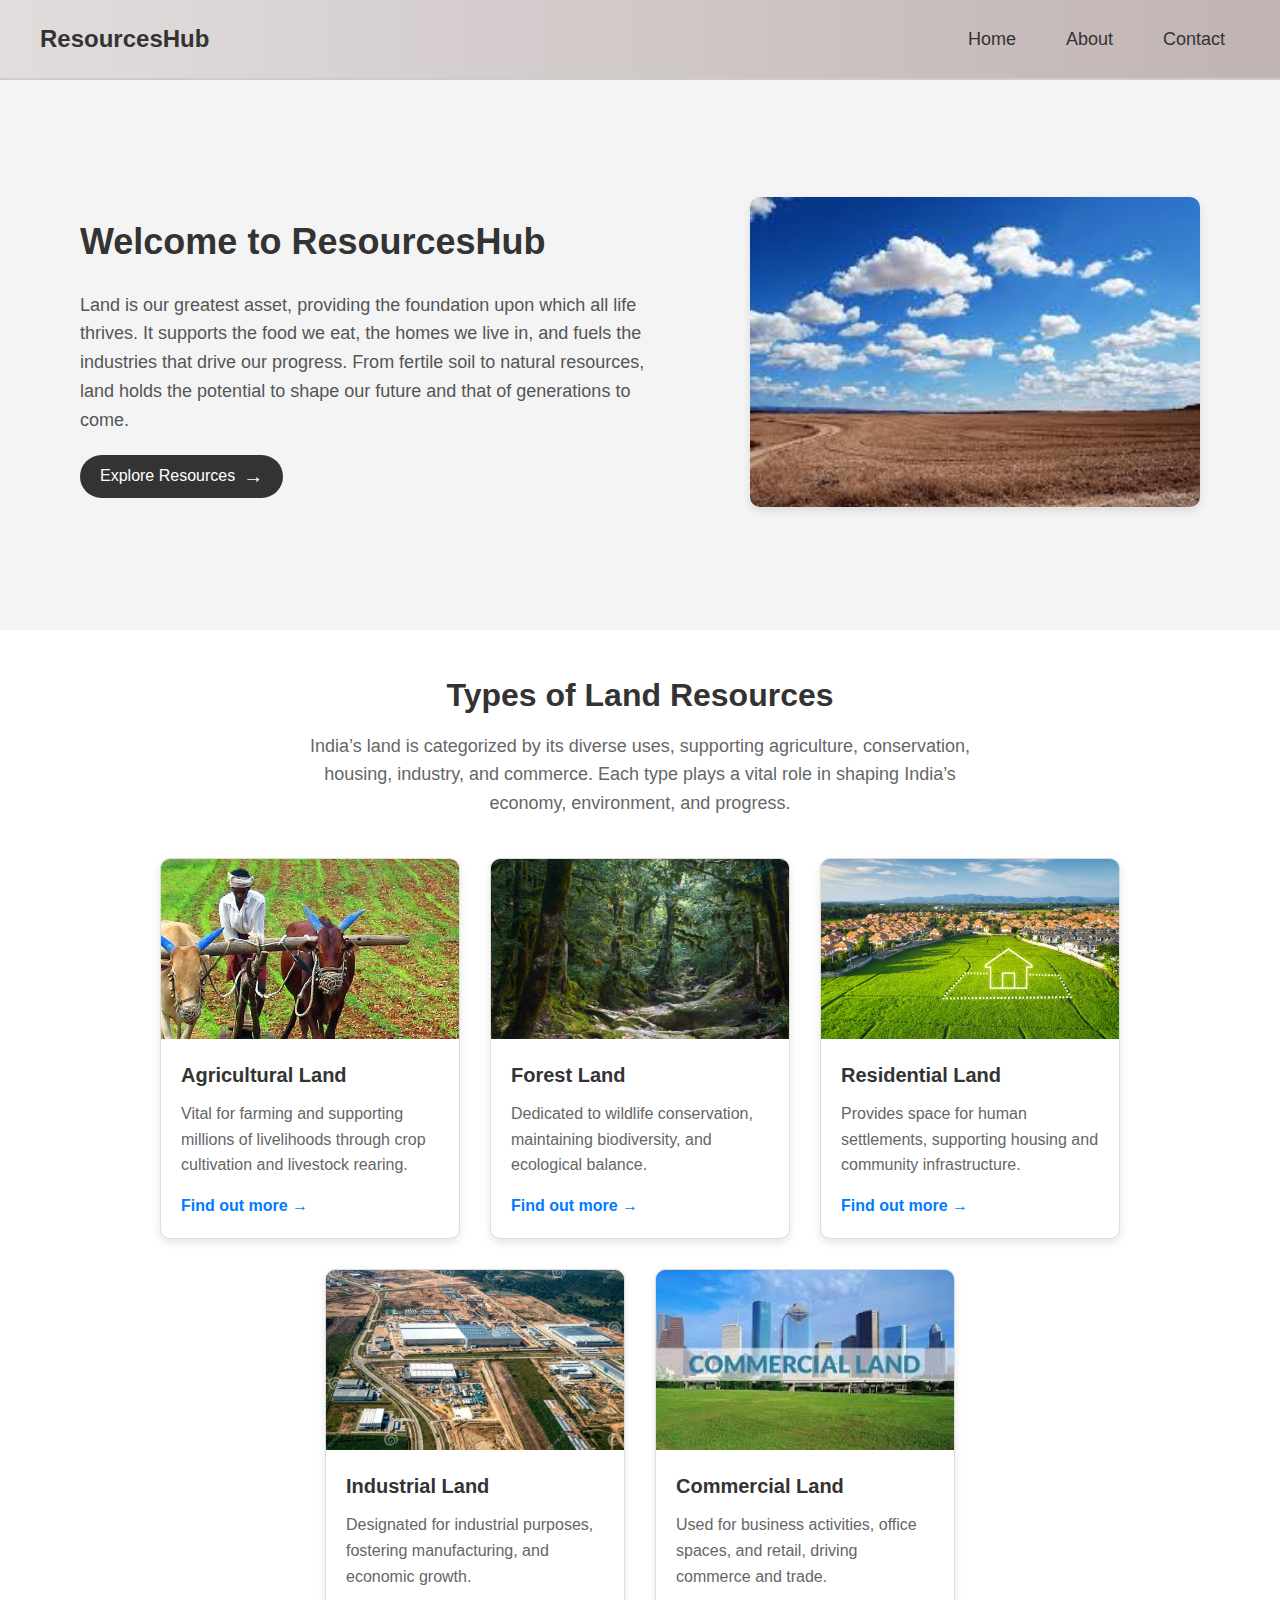
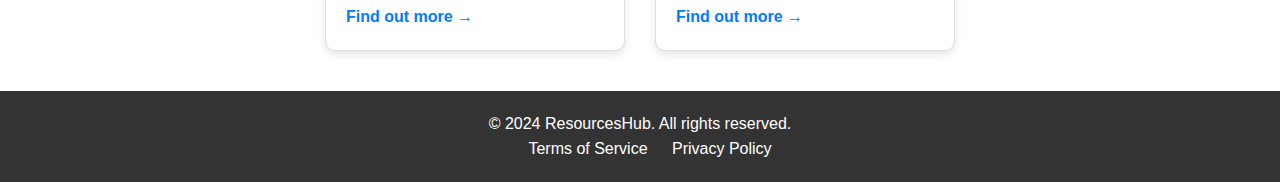
<file: index.html>
<!DOCTYPE html>
<html lang="en">

<head>
    <meta charset="UTF-8">
    <meta name="viewport" content="width=device-width, initial-scale=1.0">
    <title>Land Resources - ResourcesHub</title>
    <link rel="stylesheet" href="style.css">
</head>

<body>
    <!-- Navigation -->
    <nav class="navbar">
        <div class="logo"><a href="index.html">ResourcesHub</a></div>
        <ul class="menu">
            <li><a href="index.html">Home</a></li>
            <li><a href="about.html">About</a></li>
            <li><a href="contact.html">Contact</a></li>
        </ul>
    </nav>

    <!-- Main Content -->
    <main>
        <!-- Introduction Section -->
        <section class="intro-section">
            <div class="intro-content">
                <h1>Welcome to ResourcesHub</h1>
                <p>
                    Land is our greatest asset, providing the foundation upon which all life thrives. It supports the
                    food we eat, the homes we live in, and fuels the industries that drive our progress. From fertile
                    soil to natural resources, land holds the potential to shape our future and that of generations to
                    come.
                </p>
                <button class="explore-button">
                    Explore Resources
                    <span class="arrow-icon">&#8594;</span>
                </button>
            </div>
            <div class="intro-image">
                <img src="Land Image.jpg" alt="Land resources">
            </div>
        </section>

        <!-- Types of Land Resources Section -->
        <section class="types-section">
            <h2>Types of Land Resources</h2>
            <p class="types-description">
                India’s land is categorized by its diverse uses, supporting agriculture, conservation, housing,
                industry, and commerce. Each type plays a vital role in shaping India’s economy, environment, and
                progress.
            </p>
            <div class="cards-container">
                <div class="card">
                    <div class="card-image" style="background-image: url(Agriculture\ land.jpg);"></div>
                    <div class="card-details">
                        <h3>Agricultural Land</h3>
                        <p>Vital for farming and supporting millions of livelihoods through crop cultivation and
                            livestock rearing.</p>
                        <a href="https://en.wikipedia.org/wiki/Agricultural_land" target="_blank">Find out more →</a>
                    </div>
                </div>
                <div class="card">
                    <div class="card-image" style="background-image: url(Forest\ land.webp);"></div>
                    <div class="card-details">
                        <h3>Forest Land</h3>
                        <p>Dedicated to wildlife conservation, maintaining biodiversity, and ecological balance.</p>
                        <a href="https://en.wikipedia.org/wiki/Forest" target="_blank">Find out more →</a>
                    </div>
                </div>
                <div class="card">
                    <div class="card-image" style="background-image: url(Residential-Land.jpg);"></div>
                    <div class="card-details">
                        <h3>Residential Land</h3>
                        <p>Provides space for human settlements, supporting housing and community infrastructure.</p>
                        <a href="https://en.wikipedia.org/wiki/Residential_area" target="_blank">Find out more →</a>
                    </div>
                </div>
                <div class="card">
                    <div class="card-image" style="background-image: url(Industrial\ Land.webp);"></div>
                    <div class="card-details">
                        <h3>Industrial Land</h3>
                        <p>Designated for industrial purposes, fostering manufacturing, and economic growth.</p>
                        <a href="https://en.wikipedia.org/wiki/Industrial" target="_blank">Find out more →</a>
                    </div>
                </div>
                <div class="card">
                    <div class="card-image" style="background-image: url(Commercial\ Land.jpg);"></div>
                    <div class="card-details">
                        <h3>Commercial Land</h3>
                        <p>Used for business activities, office spaces, and retail, driving commerce and trade.</p>
                        <a href="https://en.wikipedia.org/wiki/Commercial_property" target="_blank">Find out more →</a>
                    </div>
                </div>
            </div>
        </section>
    </main>

    <!-- Footer -->
    <footer class="footer">
        <p>&copy; 2024 ResourcesHub. All rights reserved.</p>
        <div class="footer-links">
            <a href="#">Terms of Service</a>
            <a href="#">Privacy Policy</a>
        </div>
    </footer>
</body>

</html>
</file>
<file: style.css>
/* General Styling */
* {
    margin: 0;
    padding: 0;
    box-sizing: border-box;
    font-family: Arial, sans-serif;
}

body {
    background-color: #F4F4F5;
    color: #333;
    line-height: 1.6;
}

/* Navbar */
.navbar {
    display: flex;
    align-items: center;
    justify-content: space-between;
    padding: 20px 40px;
    background: linear-gradient(90deg, #E2DDDD, #C0B3B3);
    border-bottom: 2px solid #ccc;
}

.logo a {
    font-size: 24px;
    color: #333;
    text-decoration: none;
    font-weight: bold;
}

.menu {
    list-style: none;
    display: flex;
    gap: 20px;
}

.menu a {
    position: relative;
    padding: 10px 15px;
    text-decoration: none;
    color: #333;
    font-size: 18px;
    transition: color 0.3s, background-color 0.3s;
}

.menu a::before {
    content: '';
    position: absolute;
    left: 50%;
    bottom: 0;
    width: 0;
    height: 2px;
    background-color: #007BFF;
    transition: width 0.3s ease, left 0.3s ease;
}

.menu a:hover {
    color: #007BFF;
    background-color: rgba(0, 123, 255, 0.1);
}

.menu a:hover::before {
    width: 100%;
    left: 0;
}

/* Intro Section */
.intro-section {
    display: flex;
    align-items: center;
    justify-content: space-between;
    padding: 40px;
    max-width: 1200px;
    margin: 0 auto;
    height: 550px;
}

.intro-content {
    max-width: 600px;
}

.intro-content h1 {
    font-size: 36px;
    margin-bottom: 20px;
}

.intro-content p {
    font-size: 18px;
    color: #555;
    margin-bottom: 20px;
}

.explore-button {
    display: inline-flex;
    align-items: center;
    padding: 10px 20px;
    font-size: 16px;
    background-color: #333;
    color: #fff;
    border-radius: 50px;
    border: none;
    cursor: pointer;
    transition: background-color 0.3s, transform 0.3s;
}

.explore-button:hover {
    background-color: #007BFF;
    transform: translateY(-2px);
}

.explore-button .arrow-icon {
    margin-left: 8px;
    font-size: 20px;
}

.intro-image img {
    width: 100%;
    max-width: 450px;
    border-radius: 10px;
    box-shadow: 0 4px 8px rgba(0, 0, 0, 0.1);
    height: 310px;
    transition: transform 0.3s;
}

.intro-image img:hover {
    transform: scale(1.05);
}

/* Types Section */
.types-section {
    padding: 40px;
    text-align: center;
    background-color: #fff;
}

.types-section h2 {
    font-size: 32px;
    color: #333;
    margin-bottom: 10px;
}

.types-description {
    font-size: 18px;
    color: #666;
    max-width: 700px;
    margin: 0 auto 40px;
}

.cards-container {
    display: flex;
    flex-wrap: wrap;
    gap: 30px;
    justify-content: center;
}

.card {
    background-color: #fff;
    border: 1px solid #ddd;
    border-radius: 10px;
    box-shadow: 0 4px 8px rgba(0, 0, 0, 0.1);
    overflow: hidden;
    width: calc(33.33% - 20px);
    max-width: 300px;
    transition: transform 0.3s, box-shadow 0.3s;
}

.card:hover {
    transform: scale(1.05);
    background-color: #f9f9f9;
    box-shadow: 0 8px 16px rgba(0, 0, 0, 0.2);
}

.card-image {
    height: 180px;
    background-size: cover;
    background-position: center;
    transition: transform 0.3s;
}

.card:hover .card-image {
    transform: scale(1.1);
}

.card-details {
    padding: 20px;
    text-align: left;
}

.card h3 {
    font-size: 20px;
    color: #333;
    margin-bottom: 10px;
}

.card p {
    font-size: 16px;
    color: #666;
    margin-bottom: 15px;
}

.card a {
    color: #007BFF;
    text-decoration: none;
    font-weight: bold;
    transition: color 0.3s;
}

.card a:hover {
    color: #0056b3;
}

/* Footer */
.footer {
    padding: 20px 40px;
    background-color: #333;
    color: #fff;
    text-align: center;
}

.footer-links a {
    color: #fff;
    text-decoration: none;
    margin-left: 20px;
    transition: color 0.3s;
}

.footer-links a:hover {
    color: #007BFF;
}

/* Media Queries */
@media (max-width: 768px) {
    .cards-container {
        flex-direction: column;
        align-items: center;
    }

    .card {
        width: 100%;
        max-width: none;
    }
}
</file>
